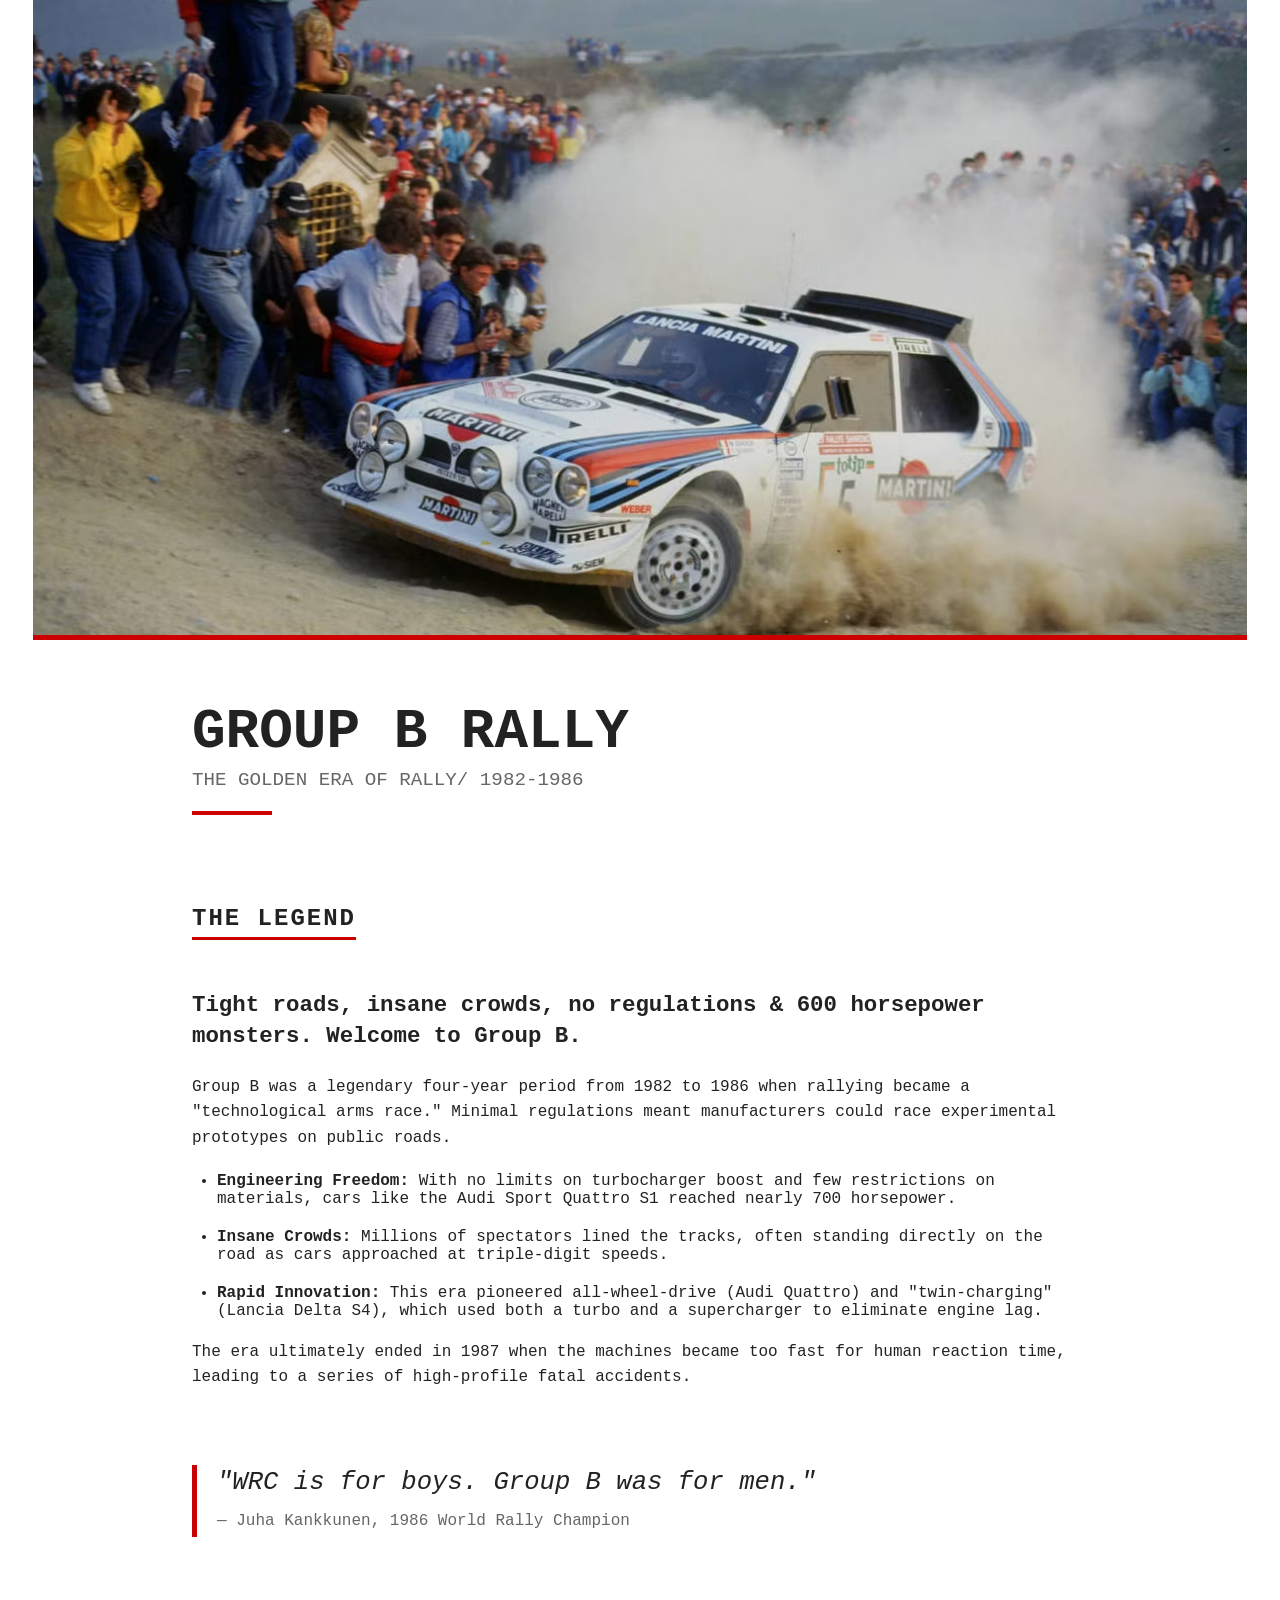
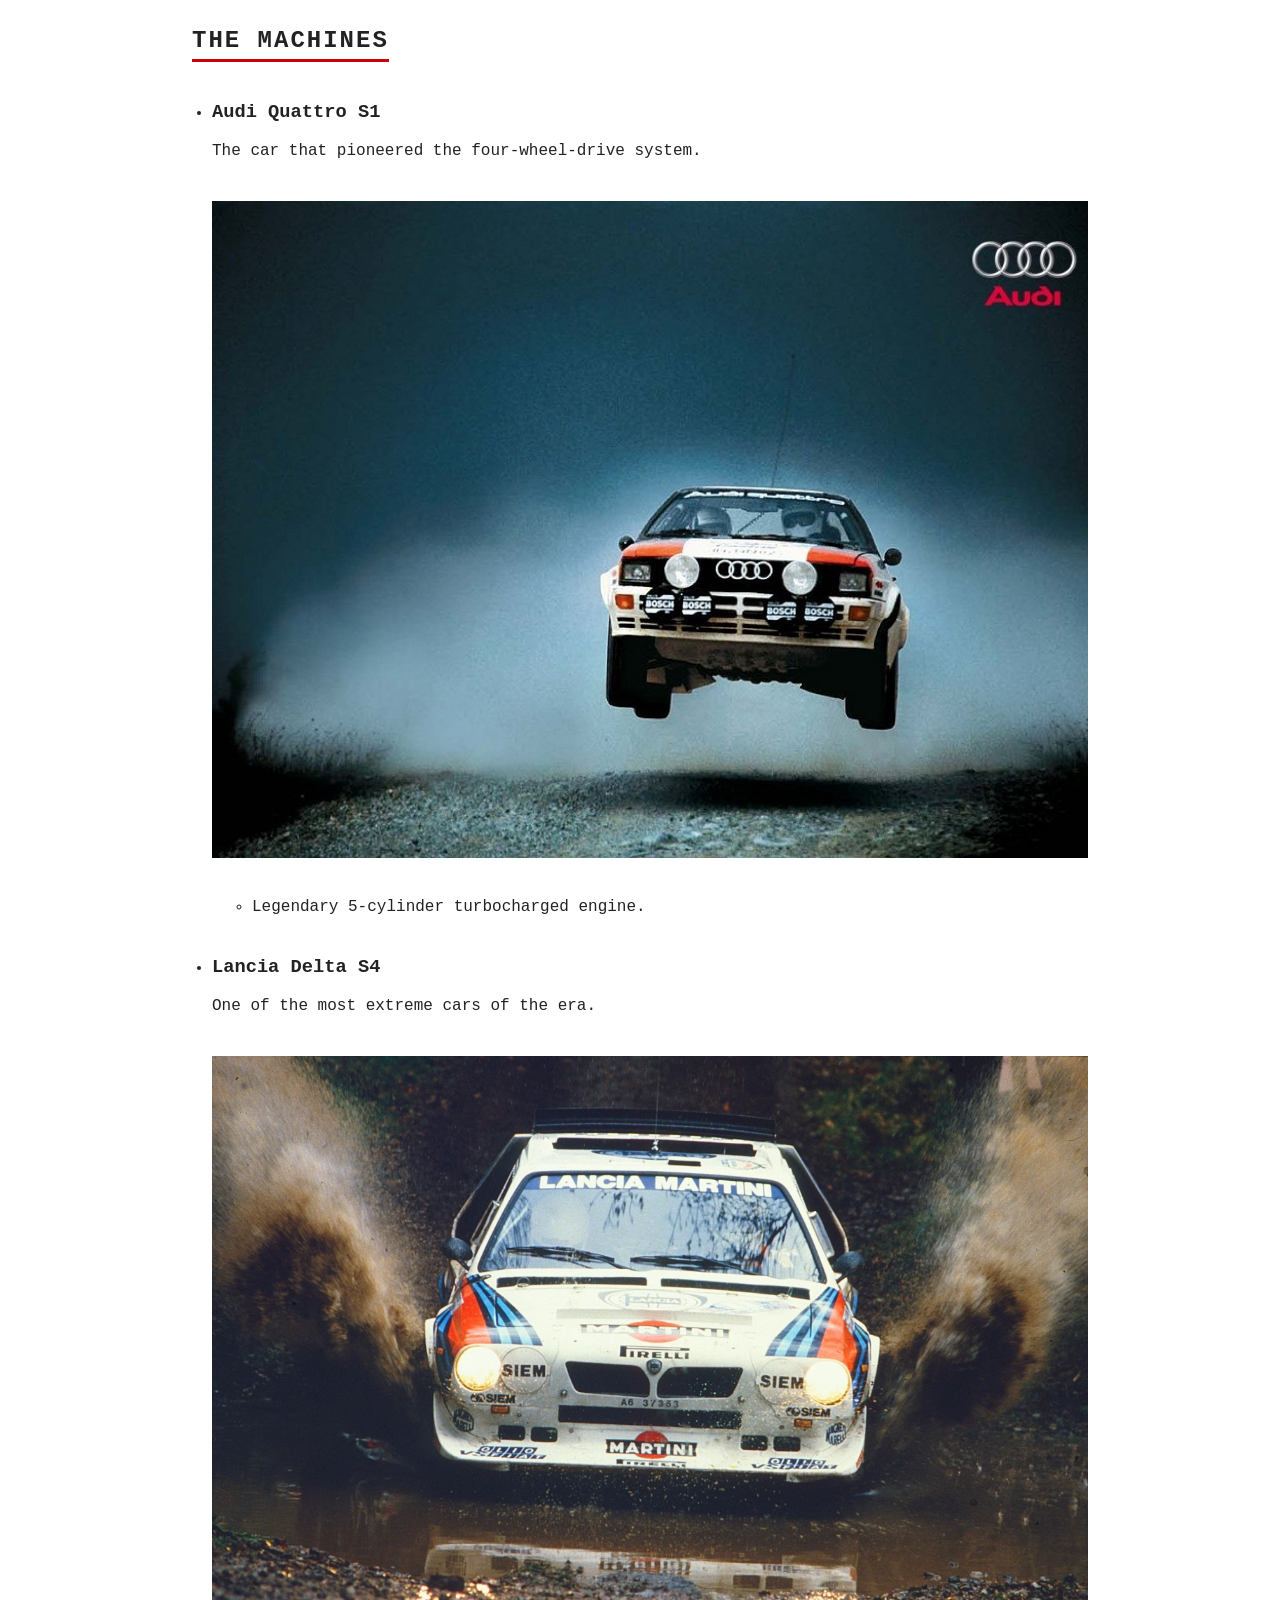
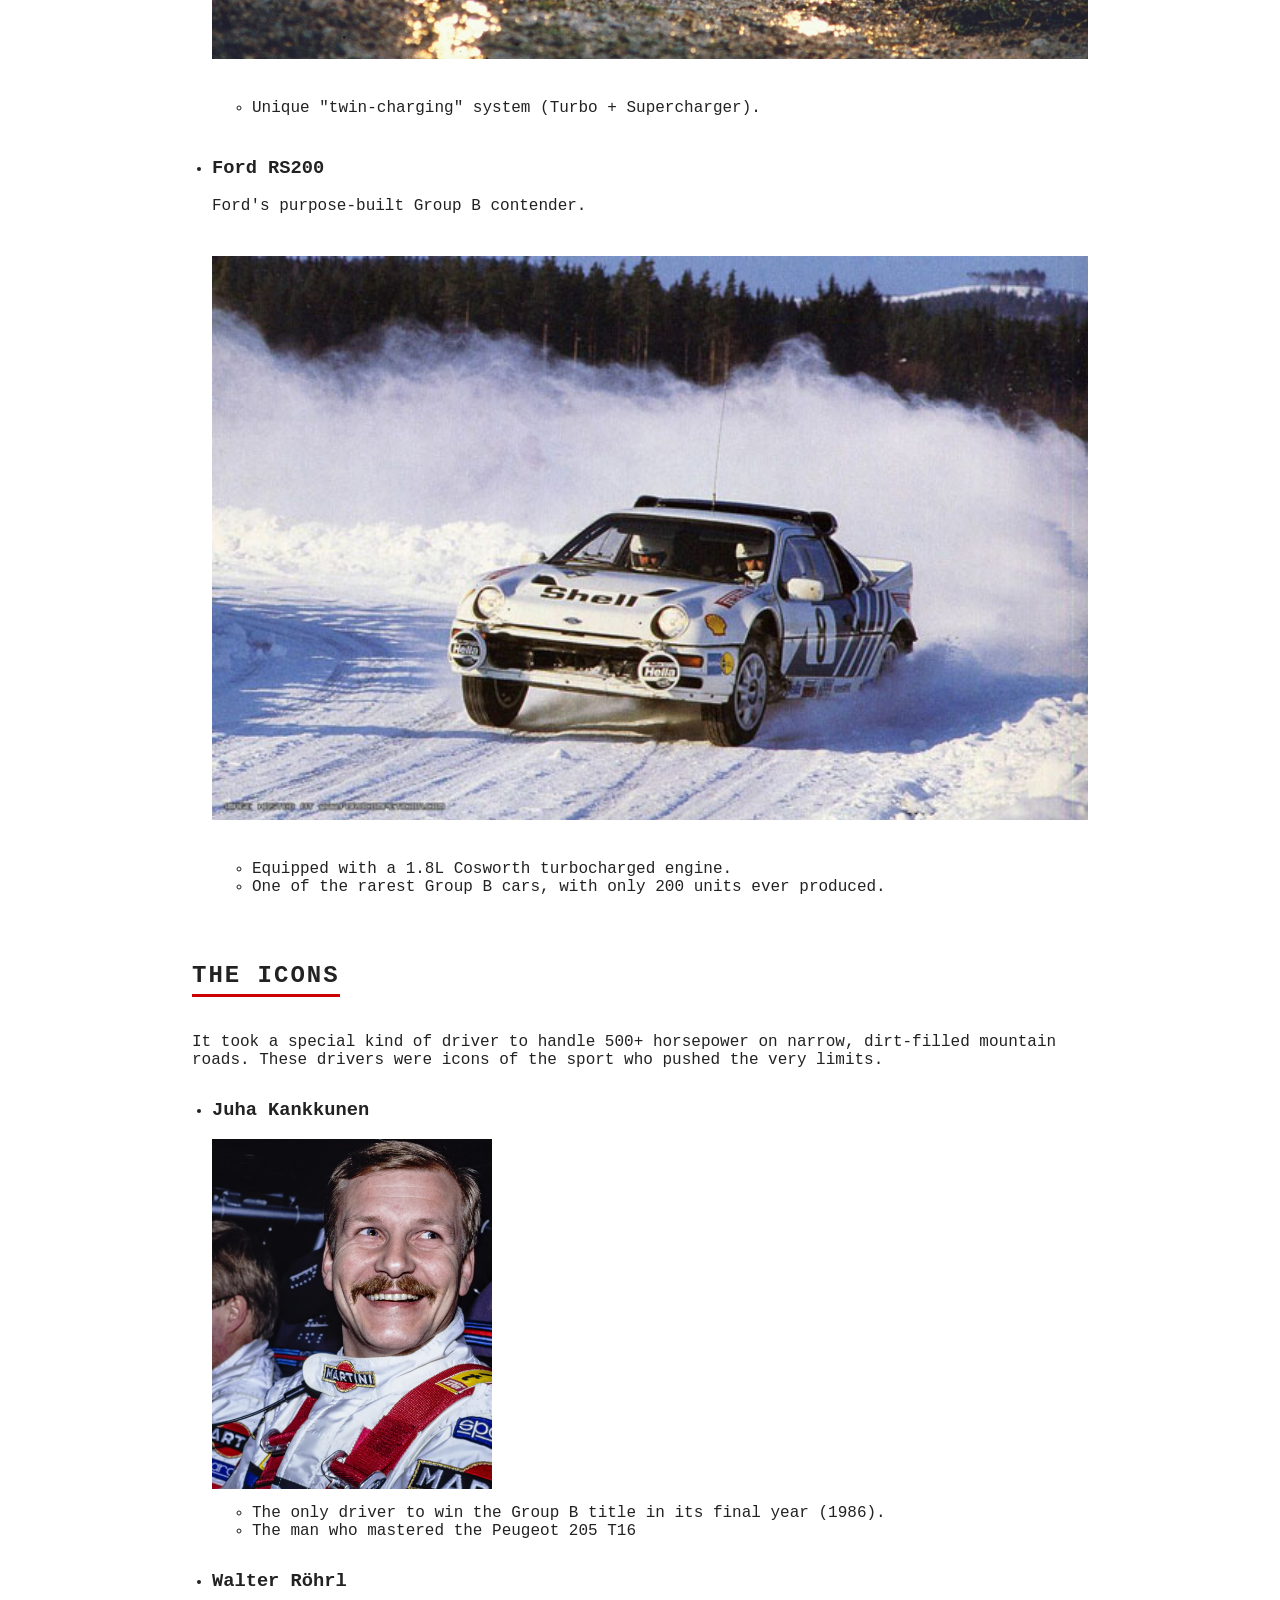
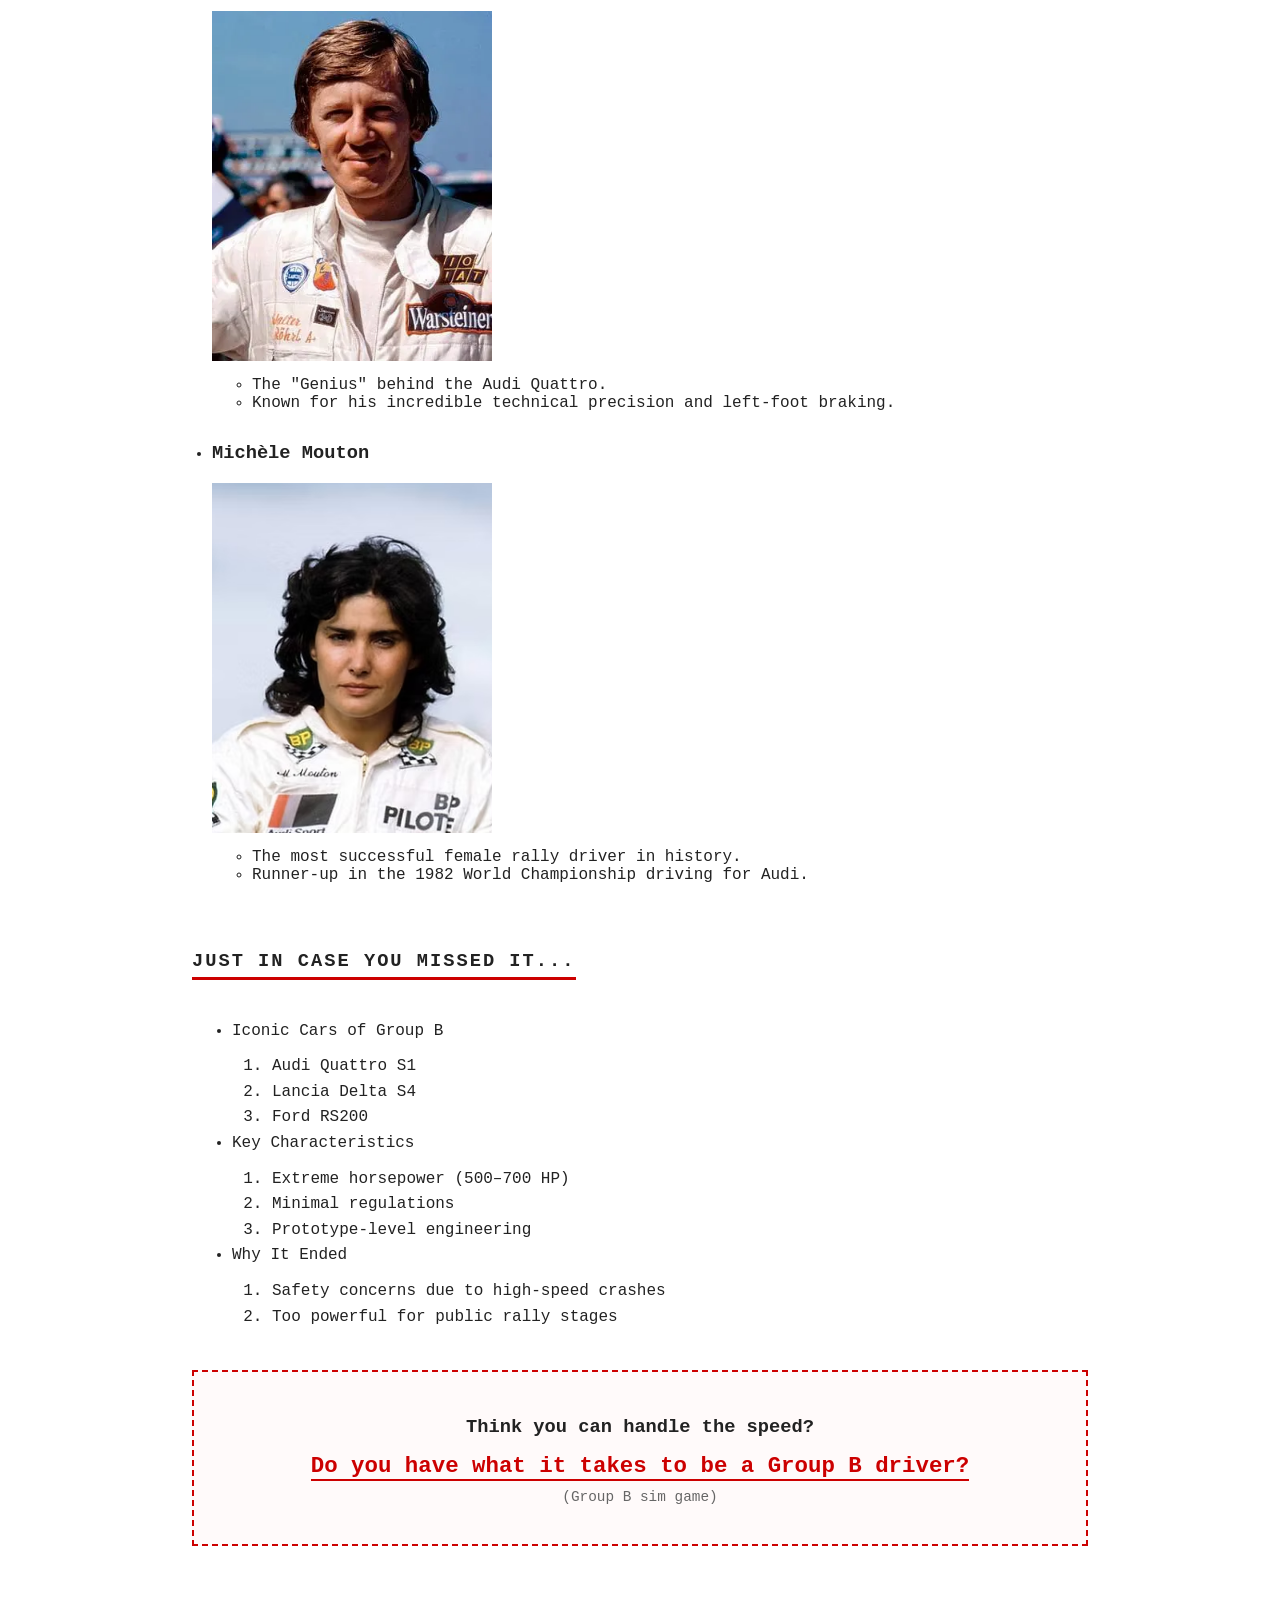
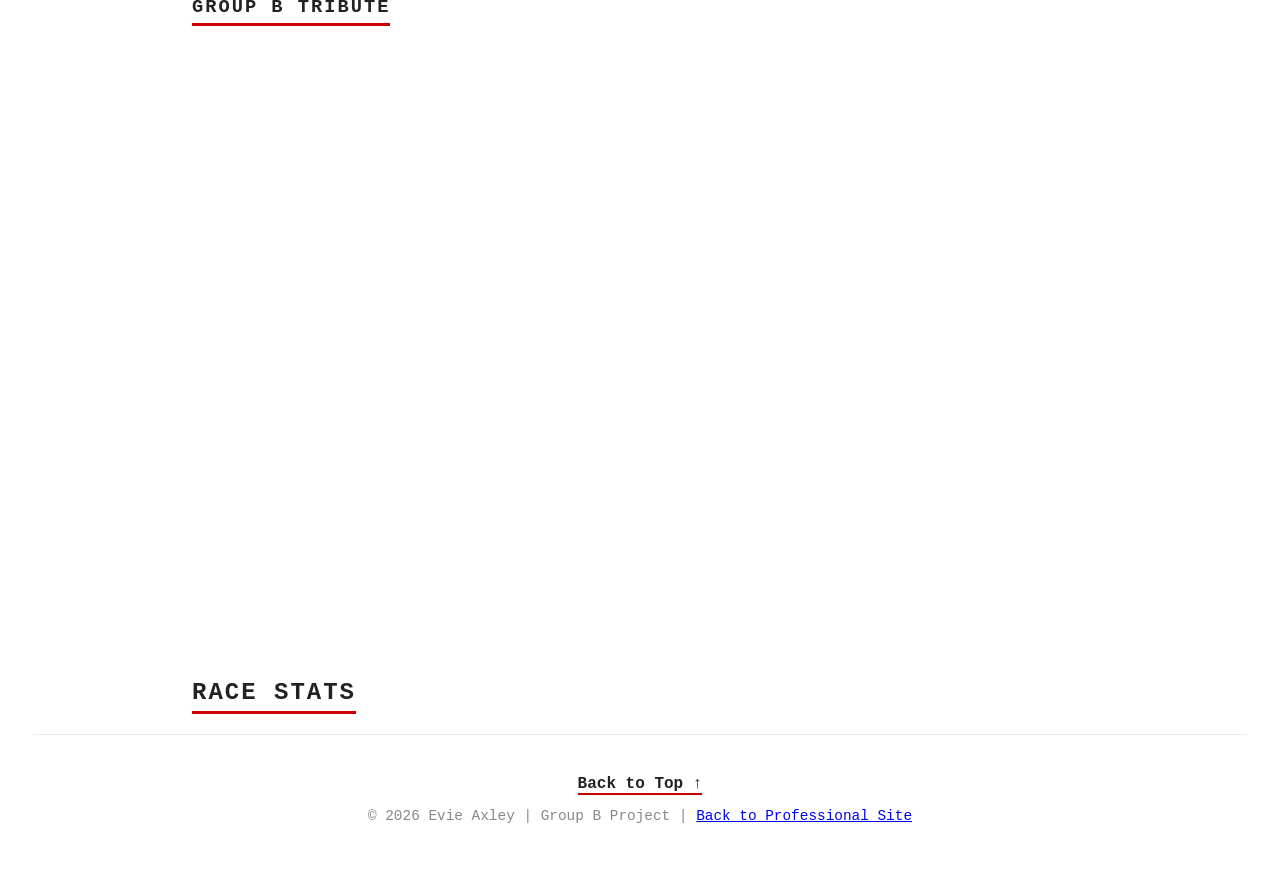
<file: GroupB.html>
<!DOCTYPE html>
<html lang="en">
<head>
    <meta charset="utf-8" />
    <meta name="viewport" content="width=device-width, initial-scale=1.0" />
    <title>Group B Rallye</title>
    <link href="css/GroupBstyles.css" rel="stylesheet" type="text/css">
</head>
<body>
<a id="top"></a>
    <!-- Header Image -->
    <div style="margin-left: -17.7%; margin-right: -17.7%; border-bottom: 5px solid #cc0000; overflow: hidden;">
        <img src="assets/img/groupB-Header.avif" alt="Group B Rally" style="width: 100%; height: auto; display: block;">
    </div>

    <!-- Title Section -->
    <div style="padding: 60px 0 40px 0; background-color: white;">
        <h1 style="margin: 0; font-size: 3.5rem;">GROUP B RALLY</h1>
        <p style="margin: 5px 0; color: #666; font-size: 1.2rem;">THE GOLDEN ERA OF RALLY/ 1982-1986</p>
        <div style="width: 80px; height: 4px; background-color: #cc0000; margin-top: 20px;"></div>
    </div>

<!-- Main Content -->
<h2 class="section-title">The Legend</h2>

<!-- Introduction Header -->
<h3 style="font-size: 1.4rem; margin-top: 30px; color: #222; line-height: 1.4;">
    Tight roads, insane crowds, no regulations & 600 horsepower monsters. Welcome to Group B.
</h3>

<p style="line-height: 1.6; margin-top: 15px;">
    Group B was a legendary four-year period from 1982 to 1986 when rallying became a "technological arms race." 
    Minimal regulations meant manufacturers could race experimental prototypes on public roads.
</p>

<ul style="padding-left: 25px; margin-top: 20px; list-style-type: disc;">
    <li style="margin-bottom: 20px;">
        <h4 style="margin: 0; display: inline;">Engineering Freedom:</h4> With no limits on turbocharger boost and few restrictions on materials, cars like the Audi Sport Quattro S1 reached nearly 700 horsepower.
    </li>
    <li style="margin-bottom: 20px;">
        <h4 style="margin: 0; display: inline;">Insane Crowds:</h4> Millions of spectators lined the tracks, often standing directly on the road as cars approached at triple-digit speeds.
    </li>
    <li style="margin-bottom: 20px;">
        <h4 style="margin: 0; display: inline;">Rapid Innovation:</h4> This era pioneered all-wheel-drive (Audi Quattro) and "twin-charging" (Lancia Delta S4), which used both a turbo and a supercharger to eliminate engine lag.
    </li>
</ul>

<p style="line-height: 1.6; margin-top: 20px;">
    The era ultimately ended in 1987 when the machines became too fast for human reaction time, leading to a series of high-profile fatal accidents.
</p>

<br>

<!-- Prominent Quote -->
<div class="quote-box" style="font-size: 1.6rem; font-style: italic; border-left: 5px solid #cc0000; padding-left: 20px; line-height: 1.4; margin: 40px 0;">
    "WRC is for boys. Group B was for men." 
    <br> 
    <span style="font-size: 1rem; color: #666; font-style: normal;">— Juha Kankkunen, 1986 World Rally Champion</span>
</div>



    <h2 class="section-title">The Machines</h2>

    <ul style="padding-left: 20px;">
        <li style="margin-top: 20px;">
            <h3>Audi Quattro S1</h3>
            <p>The car that pioneered the four-wheel-drive system.</p>
            <img src="assets/img/Audi-Quattro.jpg" class="rally-photo" alt="Audi Quattro">
            <ul style="margin-top: 10px;">
                <li>Legendary 5-cylinder turbocharged engine.</li>
            </ul>
        </li>

        <li style="margin-top: 40px;">
            <h3>Lancia Delta S4</h3>
            <p>One of the most extreme cars of the era.</p>
            <img src="assets/img/Lancia-Delta.webp" class="rally-photo" alt="Lancia Delta S4">
            <ul style="margin-top: 10px;">
                <li>Unique "twin-charging" system (Turbo + Supercharger).</li>
            </ul>
        </li>

        <li style="margin-top: 40px;">
            <h3>Ford RS200</h3>
            <p>Ford's purpose-built Group B contender.</p>
            <img src="assets/img/FordRS200-1.jpg" class="rally-photo" alt="Ford RS200">
            <ul style="margin-top: 10px;">
                <li>Equipped with a 1.8L Cosworth turbocharged engine.</li>
                <li>One of the rarest Group B cars, with only 200 units ever produced.</li>
            </ul>
        </li>
    </ul>
<!-- The Drivers section -->
<div class="drivers-section">
    <h2 class="section-title">The Icons</h2>
    <p>It took a special kind of driver to handle 500+ horsepower on narrow, dirt-filled mountain roads. These drivers were icons of the sport who pushed the very limits.</p>
    
    <ul style="padding-left: 20px;">
        <li style="margin-top: 30px;">
            <h3>Juha Kankkunen</h3>
            <img src="assets/img/Juha Kankkunen.webp" class="racer-photos juha-pos" alt="Juha Kankkunen">
            <ul>
                <li>The only driver to win the Group B title in its final year (1986).</li>
                <li>The man who mastered the Peugeot 205 T16</li>
            </ul>
        </li>

        <li style="margin-top: 30px;">
            <h3>Walter Röhrl</h3>
            <img src="assets/img/Walter Röhrl.webp" class="racer-photos walter-pos" alt="Walter Röhrl">
            <ul>
                <li>The "Genius" behind the Audi Quattro.</li>
                <li>Known for his incredible technical precision and left-foot braking.</li>
            </ul>
        </li>

        <li style="margin-top: 30px;">
            <h3>Michèle Mouton</h3>
            <img src="assets/img/Michèle Mouton.avif" class="racer-photos" alt="Michèle Mouton">
            <ul>
                <li>The most successful female rally driver in history.</li>
                <li>Runner-up in the 1982 World Championship driving for Audi.</li>
            </ul>
        </li>
    </ul>

<h3 class="section-title">Just in case you missed it...</h3>

<ul style="margin-top: 20px; line-height: 1.6;">
    <li>
        Iconic Cars of Group B
        <ol style="margin-top: 10px;">
            <li>Audi Quattro S1</li>
            <li>Lancia Delta S4</li>
            <li>Ford RS200</li>
        </ol>
    </li>

    <li>
        Key Characteristics
        <ol style="margin-top: 10px;">
            <li>Extreme horsepower (500–700 HP)</li>
            <li>Minimal regulations</li>
            <li>Prototype-level engineering</li>
        </ol>
    </li>

    <li>
        Why It Ended
        <ol style="margin-top: 10px;">
            <li>Safety concerns due to high-speed crashes</li>
            <li>Too powerful for public rally stages</li>
        </ol>
    </li>
</ul>

<!-- Game Link -->
<div style="margin-top: 40px; padding: 25px; border: 2px dashed #cc0000; text-align: center; background-color: #fffafa;">
    <h3 style="color: #222; margin-bottom: 15px;">Think you can handle the speed?</h3>
    <a href="The-Game.html" style="font-size: 1.4rem; font-weight: bold; color: #cc0000; text-decoration: none; border-bottom: 2px solid #cc0000;">
        Do you have what it takes to be a Group B driver?
    </a>
    <p style="margin-top: 10px; font-size: 0.9rem; color: #666;">(Group B sim game)</p>
</div>

</div>

<!-- Group B Tribute -->
    <h3 class="section-title">Group B Tribute</h3>
    <div style="position: relative; padding-bottom: 56.25%; height: 0; overflow: hidden; margin-top: 30px;">
        <iframe 
    style="position: absolute; top: 0; left: 0; width: 100%; height: 100%;" 
    src="https://www.youtube.com/embed/jD7pODPlU9g?si=KEaauwWAnCeRPRuc" 
    title="Group B Tribute" 
    frameborder="0" 
    allow="accelerometer; autoplay; clipboard-write; encrypted-media; gyroscope; picture-in-picture; web-share" 
    referrerpolicy="strict-origin-when-cross-origin" 
    allowfullscreen>
</iframe>

    </div>

    <!-- Performance Data Section -->
    <div id="data-viz" style="margin-top: 50px;">
        <h2 class="section-title">Race Stats</h2>
        <div class="tableau-placeholder">
            <div class='tableauPlaceholder' id='viz1776795471531' style='position: relative'><noscript><a href='#'><img alt='Group B Wins ' src='https:&#47;&#47;public.tableau.com&#47;static&#47;images&#47;Gr&#47;GroupB_17767954380240&#47;Sheet1&#47;1_rss.png' style='border: none' /></a></noscript><object class='tableauViz'  style='display:none;'><param name='host_url' value='https%3A%2F%2Fpublic.tableau.com%2F' /> <param name='embed_code_version' value='3' /> <param name='site_root' value='' /><param name='name' value='GroupB_17767954380240&#47;Sheet1' /><param name='tabs' value='no' /><param name='toolbar' value='yes' /><param name='static_image' value='https:&#47;&#47;public.tableau.com&#47;static&#47;images&#47;Gr&#47;GroupB_17767954380240&#47;Sheet1&#47;1.png' /> <param name='animate_transition' value='yes' /><param name='display_static_image' value='yes' /><param name='display_spinner' value='yes' /><param name='display_overlay' value='yes' /><param name='display_count' value='yes' /><param name='language' value='en-US' /><param name='filter' value='publish=yes' /></object></div>                <script type='text/javascript'>                    var divElement = document.getElementById('viz1776795471531');                    var vizElement = divElement.getElementsByTagName('object')[0];                    vizElement.style.width='100%';vizElement.style.height=(divElement.offsetWidth*0.75)+'px';                    var scriptElement = document.createElement('script');                    scriptElement.src = 'https://public.tableau.com/javascripts/api/viz_v1.js';                    vizElement.parentNode.insertBefore(scriptElement, vizElement);                </script>
        </div>
    </div>

    <footer style="text-align: center; padding: 40px 0; border-top: 1px solid #eee; background: white; margin-left: -17.7%; margin-right: -17.7%;">
        <a href="#top" style="color: #222; font-weight: bold; text-decoration: none; border-bottom: 2px solid #cc0000;">Back to Top ↑</a>
        <p style="margin-top: 15px; color: #888; font-size: 0.9rem;">&copy; 2026 Evie Axley | Group B Project | <a href="index.html">Back to Professional Site</a></p>
    </footer>

</body>
</html>
</file>
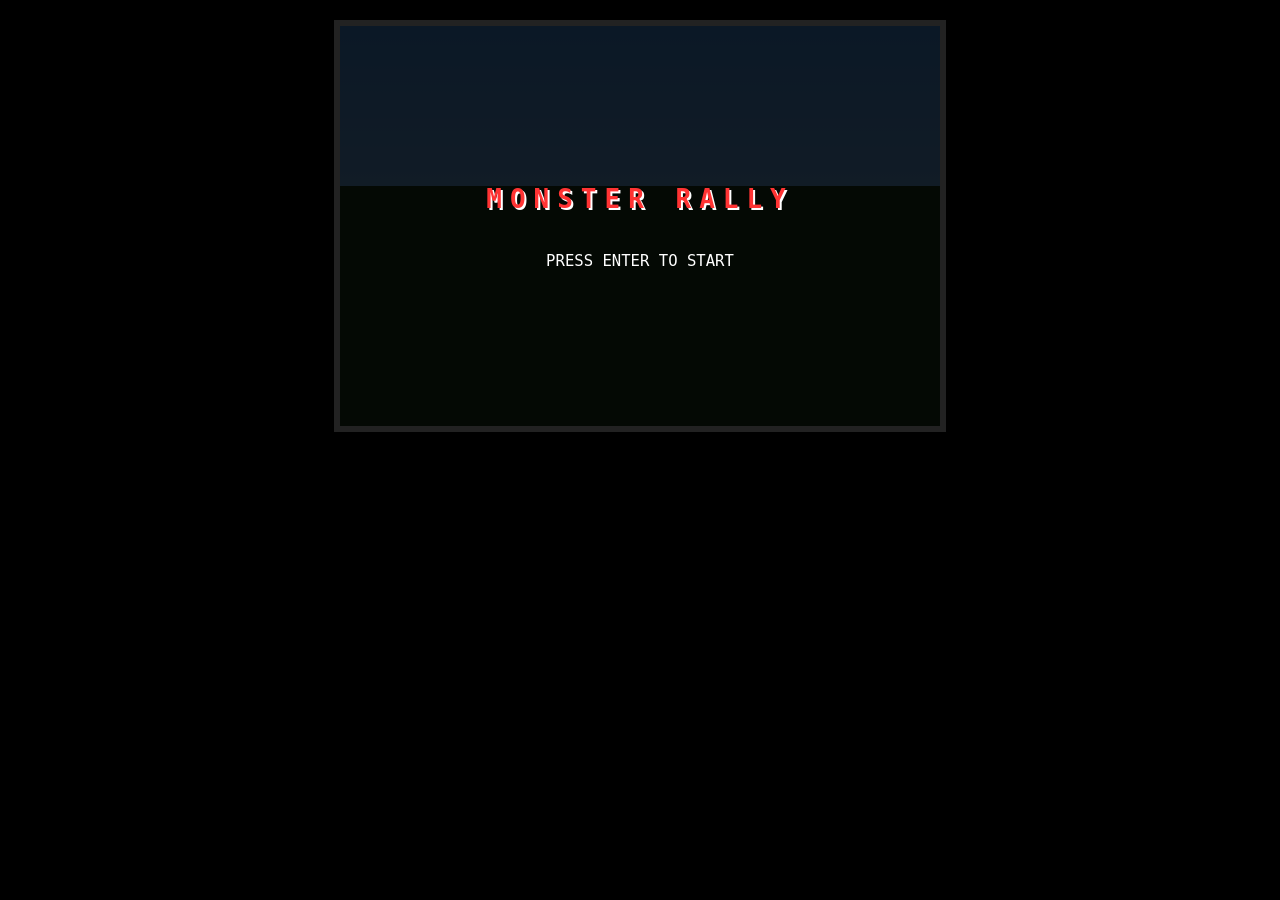
<file: The-Game.html>
<!DOCTYPE html>
<html lang="en">
<head>
    <meta charset="UTF-8">
    <meta name="viewport" content="width=device-width, initial-scale=1.0">
    <title>Group B Monster Rally - Fixed Scaling</title>
    <style>
        body { margin: 0; background: #000; overflow: hidden; font-family: monospace; color: white; }
        #game-viewport { position: relative; width: 600px; height: 400px; margin: 20px auto; border: 6px solid #222; overflow: hidden; }
        .screen { position: absolute; top: 0; left: 0; width: 100%; height: 100%; display: none; justify-content: center; align-items: center; flex-direction: column; background: rgba(0,0,0,0.85); z-index: 10; }
        .active-screen { display: flex !important; }
        .menu-card { width: 320px; height: 45px; margin: 6px; background: #111; display: flex; align-items: center; padding-left: 15px; border-left: 4px solid transparent; }
        .active-card { background: #333; border-left: 4px solid #ff3333; }
        @keyframes blink { 50% { opacity: 0; } }
    </style>
</head>
<body>


<div id="game-viewport">
    <canvas id="mainCanvas" width="600" height="400"></canvas>
    <div id="screen-start" class="screen active-screen">
        <h1 style="letter-spacing: 8px; color: #ff3333; text-shadow: 2px 2px #fff;">MONSTER RALLY</h1>
        <p style="animation: blink 1s infinite; font-size: 1.2em; margin-top: 20px;">PRESS ENTER TO START</p>
    </div>
    <div id="screen-selection" class="screen">
        <h2 id="selection-title" style="color: #ffd700;"></h2>
        <div id="selection-list"></div>
    </div>
    <div id="screen-finish" class="screen">
    <h1 style="color:#00ffcc; letter-spacing:6px;">RACE COMPLETE</h1>

    <div style="margin-top:20px; text-align:center;">
        <p style="font-size:18px;">TIME: <span id="finish-time"></span></p>
        <p style="font-size:18px;">BEST: <span id="best-time"></span></p>

        <p id="rating" style="margin-top:15px; font-size:20px; color:#ffcc00;"></p>
    </div>

    <p style="margin-top:25px; opacity:0.8;">
        PRESS ENTER TO RESTART
    </p>
</div>
</div>


<script>
const canvas = document.getElementById("mainCanvas");
const ctx = canvas.getContext("2d");

/* AUDIO ENGINE */
const AudioEngine = {

    ctx: new (window.AudioContext || window.webkitAudioContext)(),

    engineOsc: null,
    engineGain: null,

    screechSource: null,
    screechGain: null,
    screechFilter: null,

    // -------------------------
    // MENU SOUNDS
    // -------------------------

  menuBeep() {
    if (this.ctx.state === "suspended") {
        this.ctx.resume();
    }

    const t = this.ctx.currentTime;

    // main tone
    const o1 = this.ctx.createOscillator();
    const g1 = this.ctx.createGain();

    o1.type = "square";
    o1.frequency.setValueAtTime(420, t);
    o1.frequency.exponentialRampToValueAtTime(220, t + 0.08);

    g1.gain.setValueAtTime(0.45, t); // 🔊 MUCH louder
    g1.gain.exponentialRampToValueAtTime(0.0001, t + 0.1);

    o1.connect(g1);
    g1.connect(this.ctx.destination);

    o1.start(t);
    o1.stop(t + 0.12);

    // subtle “body” layer (makes it feel richer)
    const o2 = this.ctx.createOscillator();
    const g2 = this.ctx.createGain();

    o2.type = "triangle";
    o2.frequency.setValueAtTime(210, t);

    g2.gain.setValueAtTime(0.22, t);
    g2.gain.exponentialRampToValueAtTime(0.0001, t + 0.12);

    o2.connect(g2);
    g2.connect(this.ctx.destination);

    o2.start(t);
    o2.stop(t + 0.12);
},

menuSelect() {
    const o = this.ctx.createOscillator();
    const noise = this.ctx.createBufferSource();
    const g = this.ctx.createGain();

    const t = this.ctx.currentTime;

    // engine “clunk” tone
    o.type = "square";
    o.frequency.setValueAtTime(180, t);
    o.frequency.exponentialRampToValueAtTime(60, t + 0.12);

    // short noise burst (gear click feel)
    const bufferSize = this.ctx.sampleRate * 0.2;
    const buffer = this.ctx.createBuffer(1, bufferSize, this.ctx.sampleRate);
    const data = buffer.getChannelData(0);

    for (let i = 0; i < bufferSize; i++) {
        data[i] = (Math.random() * 2 - 1) * (1 - i / bufferSize);
    }

    noise.buffer = buffer;

    const noiseGain = this.ctx.createGain();
    noiseGain.gain.setValueAtTime(0.08, t);
    noiseGain.gain.exponentialRampToValueAtTime(0.0001, t + 0.1);

    o.connect(g);
    noise.connect(noiseGain);

    g.connect(this.ctx.destination);
    noiseGain.connect(this.ctx.destination);

    o.start(t);
    noise.start(t);

    o.stop(t + 0.13);
    noise.stop(t + 0.13);
},

    // -------------------------
    // INIT AUDIO SYSTEM
    // -------------------------

    init() {
        if (this.engineOsc) return;

        // ENGINE SOUND
        this.engineGain = this.ctx.createGain();
        this.engineGain.gain.value = 0;
        this.engineGain.connect(this.ctx.destination);

        this.engineOsc = this.ctx.createOscillator();
        this.engineOsc.type = 'sawtooth';
        this.engineOsc.connect(this.engineGain);
        this.engineOsc.start();

        // SCREECH SOUND (NOISE)
        this.screechGain = this.ctx.createGain();
        this.screechGain.gain.value = 0;
        this.screechGain.connect(this.ctx.destination);

        const bufferSize = this.ctx.sampleRate * 2;
        const noiseBuffer = this.ctx.createBuffer(1, bufferSize, this.ctx.sampleRate);
        const data = noiseBuffer.getChannelData(0);

        for (let i = 0; i < bufferSize; i++) {
            data[i] = Math.random() * 2 - 1;
        }

        this.screechSource = this.ctx.createBufferSource();
        this.screechSource.buffer = noiseBuffer;
        this.screechSource.loop = true;

        this.screechFilter = this.ctx.createBiquadFilter();
        this.screechFilter.type = "bandpass";
        this.screechFilter.frequency.value = 1000;
        this.screechFilter.Q.value = 1.5;

        this.screechSource.connect(this.screechFilter);
        this.screechFilter.connect(this.screechGain);

        this.screechSource.start();
    },

    // -------------------------
    // GAME AUDIO UPDATE
    // -------------------------

    updateAudio(speed, state, isScreeching) {
        if (!this.engineOsc) return;

        let racing = (state === "RACING" && speed > 1);

        // ENGINE
        this.engineGain.gain.setTargetAtTime(
            racing ? Math.max(0.02, speed / 700) : 0,
            this.ctx.currentTime,
            0.05
        );

        this.engineOsc.frequency.setTargetAtTime(
            30 + (speed * 0.4),
            this.ctx.currentTime,
            0.1
        );

        // SCREECH
        let screeching = (racing && isScreeching && speed > 30);

        this.screechGain.gain.setTargetAtTime(
            screeching ? Math.min(0.15, speed / 500) : 0,
            this.ctx.currentTime,
            0.05
        );

        this.screechFilter.frequency.setTargetAtTime(
            800 + (speed * 8) + (Math.random() * 200),
            this.ctx.currentTime,
            0.1
        );
    },

    // -------------------------
    // CRASH SOUND
    // -------------------------

    playCrash() {
        const o = this.ctx.createOscillator();
        const g = this.ctx.createGain();

        o.type = 'sawtooth';
        o.frequency.setValueAtTime(100, this.ctx.currentTime);
        o.frequency.exponentialRampToValueAtTime(0.01, this.ctx.currentTime + 0.4);

        g.gain.setValueAtTime(0.2, this.ctx.currentTime);

        o.connect(g);
        g.connect(this.ctx.destination);

        o.start();
        o.stop(this.ctx.currentTime + 0.4);
    }
};

/* DATA */
const cars = [{name:"QUATTRO S1", color:"#ddd", livery:"#ffd700"}, {name:"RS200", color:"#fff", livery:"#00f"}, {name:"R5 TURBO", color:"#eee", livery:"#f00"}];
const lvls = [
{ 
  id:"forest", 
  name:"FOREST", 
  sky:"#4f8f4f", 
  road:"#3b2f2a", 
  propColor:"#2e7d32", 
  bg:"#1b3a1b", 
  part:false 
},
{
  id:"desert",
  name:"DESERT",
  sky:"#f2b36a",
  road:"#a06b3b",
  propColor:"#d9c08a",
  bg:"#caa06a",
  part:"#fbc02d"
},
    {
  id:"monte",
  name:"MONTE CARLO",
  sky:"#2a2f55",
  road:"#1a1a22",
  propColor:"#dcdcdc",
  bg:"#2b2b3a",
  part:"#ffffff"
}
];

/* STATE INITIALIZATION (Fixed start-up crash) */
let state="START", selectedIdx=0, speed=0, playerX=0, steerVel=0, dist=0, raceTime=0, shake=0, keys={}, obstacles=[], scenery=[], particles=[], currentCurve=0, roadCurve=0, bgOffset=0, roadElevation = 0
let maxDistance = 5500;
let currentCar = cars[0], currentLvl = lvls[0], bestTime = localStorage.getItem("bestTime") || 190;

window.onkeydown=e=>{
    if (AudioEngine.ctx.state === 'suspended') AudioEngine.ctx.resume();
    AudioEngine.init(); keys[e.code]=true; handleInput(e.code);
};
window.onkeyup=e=>keys[e.code]=false;

function handleInput(code){
    if (state === "FINISH" && code === "Enter") {
    document.getElementById("screen-finish").classList.remove("active-screen");
    document.getElementById("screen-start").classList.add("active-screen");
    state = "START";
}
    if(state==="START" && code==="Enter") {
    AudioEngine.menuSelect();
    openMenu("CAR");
}
    else if(state==="CAR_SELECT"){
    if(code==="ArrowUp") {
        selectedIdx = Math.max(0, selectedIdx - 1);
        AudioEngine.menuBeep();
    }

    if(code==="ArrowDown") {
        selectedIdx = Math.min(cars.length - 1, selectedIdx + 1);
        AudioEngine.menuBeep();
    }

    if(code==="Enter"){
        AudioEngine.menuSelect();
        currentCar = cars[selectedIdx];
        openMenu("LVL");
    }

    renderMenu(cars);
}
    else if(state==="LVL_SELECT"){
    if(code==="ArrowUp") {
        selectedIdx = Math.max(0, selectedIdx - 1);
        AudioEngine.menuBeep();
    }

    if(code==="ArrowDown") {
        selectedIdx = Math.min(lvls.length - 1, selectedIdx + 1);
        AudioEngine.menuBeep();
    }

    if(code==="Enter"){
        AudioEngine.menuSelect();
        currentLvl = lvls[selectedIdx];
        startRace();
    }

    renderMenu(lvls);
}
}

function openMenu(mode){
    state=mode==="CAR"?"CAR_SELECT":"LVL_SELECT"; selectedIdx=0;
    document.getElementById("selection-title").innerText=mode==="CAR"?"SELECT CAR":"SELECT STAGE";
    renderMenu(mode==="CAR"?cars:lvls);
    document.getElementById("screen-start").classList.remove("active-screen");
    document.getElementById("screen-selection").classList.add("active-screen");
}

function renderMenu(data){ document.getElementById("selection-list").innerHTML=data.map((d,i)=>`<div class="menu-card ${i===selectedIdx?"active-card":""}">${d.name}</div>`).join(""); }

function startRace(){
    state="RACING"; speed=0; playerX=0; steerVel=0; dist=0; raceTime=0; currentCurve=0; bgOffset=0;
    obstacles = Array.from({length:12},(_,i)=>({
    z: i * 800 + 1500,
    off: (Math.random() * 2.4 - 1.2),
    hit:false
}));
    // scenery
    scenery=Array.from({length:25},(_,i)=>({
    z: i*400+200,
    side: (Math.random() < 0.5 ? -1 : 1) * (2 + Math.random() * 2),
    hit: false
}));
    particles=Array.from({length:40}, ()=>({x:Math.random()*600, y:Math.random()*400, s:Math.random()*2+1}));
    document.getElementById("screen-selection").classList.remove("active-screen");
}

function project(pX, pZ, camX, curve) {
    let scale = 160 / pZ;
    let curveOffset = (curve * (pZ / 120) * (pZ / 120)) * 0.6;;
    let yOffset = 0

return {
    x: 300 + curveOffset + (pX - camX) * scale * 400,
    y: 160 + scale * 180 + yOffset,
    w: scale * 400
};
}

function update(){
    let isScreeching = keys["ArrowLeft"] || keys["ArrowRight"];
    AudioEngine.updateAudio(speed, state, isScreeching);
    if(state!=="RACING") return;
   if(keys["ArrowUp"]) speed += 0.4;
    else speed *= 0.985;
    speed = Math.max(0, Math.min(85, speed));
    if(keys["ArrowLeft"]) steerVel -= 0.012; if(keys["ArrowRight"]) steerVel += 0.012;
    steerVel *= 0.80; playerX += steerVel * (speed/100);
    curveTarget =
    curveTarget = (
    Math.sin(dist * 0.00025) * 2.2 +   // big sweeps left/right
    Math.sin(dist * 0.0008) * 0.8      // smaller wiggles
);

// stronger smoothing so it doesn’t “stick”
    currentCurve += (curveTarget - currentCurve) * 0.02;
    currentCurve *= 0.999; // prevents long-term bias drift
    playerX -= currentCurve * (speed / 18000);
    playerX *= 0.999; // prevents long-term drift buildup
    if (playerX < -2.5) playerX = -2.5; if (playerX > 2.5) playerX = 2.5;
    dist += speed * 0.015; raceTime += 0.016;
    bgOffset -= (currentCurve * (speed/200)) + (steerVel * 20);

    particles.forEach(p => {
        p.y += (speed/20) + p.s;
        if(p.y > 400) { p.y = 0; p.x = Math.random()*600; }
    });

    [...obstacles, ...scenery].forEach(o => { o.z -= speed * 0.35; if(o.z < 1){ o.z = 9000; if(o.off !== undefined) o.hit = false; } });
    obstacles.forEach(o => { 
    if(!o.hit && o.z < 120 && o.z > 80 && Math.abs(playerX - o.off) < 0.35){
        o.hit = true; 
        speed *= 0.4; 
        shake = 15; 
        AudioEngine.playCrash(); 
    } 
});

scenery.forEach(o => {
    if(!o.hit && o.z < 120 && o.z > 80 && Math.abs(playerX - o.side) < 0.5){
        o.hit = true;
        speed *= 0.6;   // less punishing than obstacles
        shake = 8;
    }
});

   if (dist > maxDistance && state === "RACING") {

    // update best time
    if (!bestTime || raceTime < bestTime) {
        bestTime = raceTime;
        localStorage.setItem("bestTime", bestTime);
    }

    state = "FINISH";

    // hide other screens
    document.getElementById("screen-selection").classList.remove("active-screen");
    document.getElementById("screen-start").classList.remove("active-screen");

    // show finish screen
    document.getElementById("screen-finish").classList.add("active-screen");

    // update UI
    document.getElementById("finish-time").innerText = raceTime.toFixed(2);
document.getElementById("best-time").innerText = Number(bestTime).toFixed(2);

// -------------------------
// SIMPLE RATING SYSTEM
// -------------------------
let ratingText = "";

if (raceTime < maxDistance / 200) {
    ratingText = "GROUP B LEGEND";
} else if (raceTime < maxDistance / 150) {
    ratingText = "SOLID RUN";
} else if (raceTime < maxDistance / 120) {
    ratingText = "DECENT RUN";
} else {
    ratingText = "YOU MIGHT WANT TO VISIT THE REPAIR SHOP...";
}

document.getElementById("rating").innerText = ratingText;
}
}

function drawProp(x, y, sz, type) {
    // FIXED SCALING: Removed the hard cap that caused shrinking.
    // Instead, we let it grow but cap the MAX visual width relative to car.
    let w = Math.min(sz, 100);
    ctx.save();
    if (type === "forest") {
        ctx.fillStyle = "#3e2723"; ctx.fillRect(x - w*0.1, y - w*0.2, w*0.2, w*0.2);
        ctx.fillStyle = "#2e7d32";
        ctx.beginPath(); ctx.moveTo(x, y-w); ctx.lineTo(x-w*0.5, y-w*0.2); ctx.lineTo(x+w*0.5, y-w*0.2); ctx.fill();
        ctx.beginPath(); ctx.moveTo(x, y-w*0.7); ctx.lineTo(x-w*0.4, y-w*0.1); ctx.lineTo(x+w*0.4, y-w*0.1); ctx.fill();
    } else if (type === "desert") {
        ctx.fillStyle = "#D9CFB0"; ctx.beginPath(); ctx.arc(x, y, w*0.5, Math.PI, 0); ctx.fill();
        ctx.fillStyle = "rgba(0,0,0,0.15)"; ctx.beginPath(); ctx.arc(x, y, w*0.3, Math.PI, Math.PI*1.5); ctx.fill();
    } else {
        ctx.fillStyle = "#ffffff"; ctx.beginPath(); ctx.arc(x, y, w*0.6, Math.PI, 0); ctx.fill();
        ctx.fillStyle = "rgba(0,0,0,0.05)"; ctx.beginPath(); ctx.arc(x, y, w*0.4, Math.PI*1.2, Math.PI*1.8); ctx.fill();
    }
    ctx.restore();
}

function drawCarByType() {
    if (currentCar.name === "QUATTRO S1") drawQuattro();
    else if (currentCar.name === "RS200") drawRS200();
    else if (currentCar.name === "R5 TURBO") drawR5();
}

function drawGroundTires(x, y, spread = 18) {
    ctx.fillStyle = "rgba(0,0,0,0.5)";

    // left tire
    ctx.beginPath();
    ctx.ellipse(x - spread, y + 6, 6, 3, 0, 0, Math.PI * 2);
    ctx.fill();

    // right tire
    ctx.beginPath();
    ctx.ellipse(x + spread, y + 6, 6, 3, 0, 0, Math.PI * 2);
    ctx.fill();
}

// Audi Quattro
function drawQuattro() {
    let x = 300, y = 350;
    drawGroundTires(x, y, 20);
    ctx.save();

// move to center
ctx.translate(x, y);

// 🔥 SCALE HERE (try 1.2–1.4)
ctx.scale(1.25, 1.25);

// rotate AFTER scaling
ctx.rotate(steerVel * 2);

// move back
ctx.translate(-x, -y);

    // shadow
    ctx.fillStyle = "rgba(0,0,0,0.3)";
    ctx.fillRect(x-26, y+4, 52, 4);

    // body (white base)
    ctx.fillStyle = "#eaeaea";
    ctx.fillRect(x-25, y-10, 50, 18);

    // wide fenders
    ctx.fillRect(x-30, y-6, 8, 12);
    ctx.fillRect(x+22, y-6, 8, 12);

    // iconic red stripe
    ctx.fillStyle = "#d50000";
    ctx.fillRect(x-25, y-2, 50, 4);

    // rear grille
    ctx.fillStyle = "#222";
    ctx.fillRect(x-15, y-8, 30, 5);

    // wing
    ctx.fillStyle = "#ccc";
    ctx.fillRect(x-20, y-16, 40, 3);
    ctx.fillRect(x-18, y-13, 3, 5);
    ctx.fillRect(x+15, y-13, 3, 5);

    // taillights
    ctx.fillStyle = "red";
    ctx.fillRect(x-22, y-2, 6, 4);
    ctx.fillRect(x+16, y-2, 6, 4);

    ctx.restore();
}


// RS200
function drawRS200() {
    let x = 300, y = 350;

    drawGroundTires(x, y, 22);

    ctx.save();
    ctx.translate(x, y);
    ctx.scale(1.35, 1.35);
    ctx.rotate(steerVel * 2);
    ctx.translate(-x, -y);

    // shadow
    ctx.fillStyle = "rgba(0,0,0,0.3)";
    ctx.fillRect(x-24, y+4, 48, 4);

    // main smooth body (lower + tighter)
    ctx.fillStyle = "#f5f5f5";
    ctx.beginPath();
    ctx.moveTo(x-24, y);
    ctx.lineTo(x-18, y-10);
    ctx.lineTo(x+18, y-10);
    ctx.lineTo(x+24, y);
    ctx.closePath();
    ctx.fill();

    // subtle integrated arches (NOT sticking out)
    ctx.fillRect(x-24, y-5, 4, 10);
    ctx.fillRect(x+20, y-5, 4, 10);

    // blue stripe
    ctx.fillStyle = "#1565c0";
    ctx.fillRect(x-20, y-3, 40, 3);

    // rear vent
    ctx.fillStyle = "#222";
    ctx.fillRect(x-12, y-8, 24, 4);

    // taillights (clean + simple)
    ctx.fillStyle = "#ff4444";
    ctx.fillRect(x-18, y-2, 5, 4);
    ctx.fillRect(x+13, y-2, 5, 4);

    ctx.restore();
}


// R5 Turbo
function drawR5() {
    let x = 300, y = 350;

    drawGroundTires(x, y, 22);

    ctx.save();
    ctx.translate(x, y);
    ctx.scale(1.25, 1.25);
    ctx.rotate(steerVel * 2);
    ctx.translate(-x, -y);

    // shadow
    ctx.fillStyle = "rgba(0,0,0,0.3)";
    ctx.fillRect(x-26, y+4, 52, 4);

    // main body (LOWER + wider)
    ctx.fillStyle = "#ffffff";
    ctx.fillRect(x-24, y-8, 48, 14);

    // fender bulges (rounded feel, not blocks)
    ctx.fillRect(x-28, y-5, 6, 10);
    ctx.fillRect(x+22, y-5, 6, 10);

    // yellow stripe
    ctx.fillStyle = "#ffcc00";
    ctx.fillRect(x-24, y-2, 48, 3);

    // engine cover (less tall)
    ctx.fillStyle = "#111";
    ctx.fillRect(x-14, y-7, 28, 4);

    // taillights
    ctx.fillStyle = "#ff2222";
    ctx.fillRect(x-20, y-2, 6, 4);
    ctx.fillRect(x+14, y-2, 6, 4);


    ctx.restore();
}

// Forest?
function drawForestBackground(bgOffset) {
    let x = (bgOffset % 600);

    for (let i = -1; i < 2; i++) {
        let drawX = x + (i * 600);

        // sky mountains
        ctx.fillStyle = "#1b3d1b";
        ctx.beginPath();
        ctx.moveTo(drawX, 160);
        ctx.lineTo(drawX + 150, 60);
        ctx.lineTo(drawX + 300, 160);
        ctx.fill();

        ctx.fillStyle = "#142414";
        ctx.beginPath();
        ctx.moveTo(drawX + 200, 160);
        ctx.lineTo(drawX + 350, 80);
        ctx.lineTo(drawX + 500, 160);
        ctx.fill();
    }
}

// Desert?
function drawDesertBackground(bgOffset) {
    let x = (bgOffset % 600);

    for (let i = -1; i < 2; i++) {
        let drawX = x + (i * 600);

        ctx.fillStyle = "#c2a06b";
        ctx.beginPath();
        ctx.moveTo(drawX, 160);
        ctx.lineTo(drawX + 200, 110);
        ctx.lineTo(drawX + 400, 160);
        ctx.fill();

        ctx.fillStyle = "#a07d4f";
        ctx.beginPath();
        ctx.moveTo(drawX + 150, 160);
        ctx.lineTo(drawX + 350, 130);
        ctx.lineTo(drawX + 550, 160);
        ctx.fill();
    }
}

// Monte Carlo?
function drawMonteBackground(bgOffset) {
    let x = (bgOffset % 600);

    for (let i = -1; i < 2; i++) {
        let drawX = x + (i * 600);

        ctx.fillStyle = "#2b2b3a";
        ctx.beginPath();
        ctx.moveTo(drawX, 160);
        ctx.lineTo(drawX + 140, 60);
        ctx.lineTo(drawX + 280, 160);
        ctx.fill();

        ctx.fillStyle = "#1a1a26";
        ctx.beginPath();
        ctx.moveTo(drawX + 200, 160);
        ctx.lineTo(drawX + 360, 40);
        ctx.lineTo(drawX + 520, 160);
        ctx.fill();
    }
}

function draw(){
    ctx.setTransform(1,0,0,1,0,0); ctx.clearRect(0,0,600,400);
    function getFog(z) {
    return Math.max(0, Math.min(1, 1 - (z / 4000)));
    }
    if(shake>0){ ctx.translate((Math.random()-0.5)*shake,(Math.random()-0.5)*shake); shake*=0.9; }
// Sky
    let sky = ctx.createLinearGradient(0, 0, 0, 400);

if (currentLvl.id === "monte") {
    // 🌙 NIGHT SKY (Monte Carlo)
    sky.addColorStop(0, "#050510");   // deep night blue
    sky.addColorStop(0.6, "#0b0b1a"); // horizon glow
    sky.addColorStop(1, "#000000");   // pure night fade
} else {
    // 🌤️ DAY SKY (forest + desert)
    sky.addColorStop(0, "#4aa3ff");
    sky.addColorStop(0.6, "#87c7ff");
    sky.addColorStop(1, "#1a1a2a");
}

ctx.fillStyle = sky;
ctx.fillRect(0, 0, 600, 400);

if (currentLvl.id === "monte") {
    ctx.fillStyle = "rgba(0,0,20,0.35)";
    ctx.fillRect(0, 0, 600, 400);
}
// mountaints
    if (state === "RACING") {
    if (currentLvl.id === "forest") {
        drawForestBackground(bgOffset);
    } else if (currentLvl.id === "desert") {
        drawDesertBackground(bgOffset);
    } else {
        drawMonteBackground(bgOffset);
    }
}
// Road?
ctx.fillStyle = currentLvl.bg;
ctx.fillRect(0, 160, 600, 240);

    if(state!=="RACING") return;


    let fogStrength = 0.85;

for (let i = 100; i > 1; i--) {
    let z1 = i * 40 - (dist % 40);
    let z2 = (i - 1) * 40 - (dist % 40);

    let p1 = project(0, z1, playerX, currentCurve);
    let p2 = project(0, z2, playerX, currentCurve);

    if (p1.y < 160 || p1.y > 400) continue;

    let fog = getFog(z1);

    let altColor = currentLvl.id === "desert"
    ? "#5a3a1f"
    : "#2a2a2a";

let base = (Math.floor((z1 + dist) / 120) % 2)
    ? currentLvl.road
    : altColor;
    // 🚫 IMPORTANT: road itself is NEVER transparent
    ctx.globalAlpha = 1;

    if (currentLvl.id === "monte") {
    ctx.fillStyle = "#111118"; // darker night road
} else {
    ctx.fillStyle = base;
}
    ctx.beginPath();
    ctx.moveTo(p1.x - p1.w, p1.y);
    ctx.lineTo(p1.x + p1.w, p1.y);
    ctx.lineTo(p2.x + p2.w, p2.y);
    ctx.lineTo(p2.x - p2.w, p2.y);
    ctx.fill();
    let stripeCount = 6;

for (let s = 0; s < stripeCount; s++) {
    let t = s / stripeCount;

    let sx1 = p1.x - p1.w - 2;
    let sx2 = p1.x - p1.w - 2;

    let ex1 = p2.x - p2.w - 2;
    let ex2 = p2.x - p2.w - 2;

    let sy1 = p1.y + (p2.y - p1.y) * t;
    let sy2 = p1.y + (p2.y - p1.y) * (t + 1/stripeCount);

    if ((Math.floor((z1 + dist) / 60) + s) % 2 === 0) {
        ctx.fillStyle = "#ffffff";
        ctx.fillRect(sx1, sy1, 3, sy2 - sy1);
    }

    // right side
    if ((Math.floor((z1 + dist) / 60) + s) % 2 === 0) {
        ctx.fillRect(p1.x + p1.w + 2, sy1, 3, sy2 - sy1);
    }
}

    // ✨ fog is ONLY used for highlights (not the road body)
    ctx.globalAlpha = 0.15 * fog;
    ctx.fillStyle = "#ffffff";

    ctx.fillRect(p1.x - p1.w, p1.y, 2, p2.y - p1.y);
    ctx.fillRect(p1.x + p1.w - 2, p1.y, 2, p2.y - p1.y);

    ctx.globalAlpha = 1;
}

    [...scenery, ...obstacles]
.sort((a,b)=>b.z - a.z)
.forEach(o => {

    if(o.z <= 10 || o.z > 4000) return;

    let p = project(o.off ?? o.side, o.z, playerX, currentCurve);

    if(p.y > 160 && p.y < 400) {

        let fog = getFog(o.z);

// props + scenery fade normally
let isObstacle = o.off !== undefined;

if (isObstacle) {
    // obstacles stay more visible for gameplay
    ctx.globalAlpha = 0.35 + (fog * 0.65);
} else {
    // scenery can fade harder
    ctx.globalAlpha = fog;
}

drawProp(p.x, p.y, p.w * 0.7, currentLvl.id);
ctx.globalAlpha = 1;
    }
});

    if(currentLvl.part) {
        ctx.fillStyle = currentLvl.part;
        particles.forEach(p => ctx.fillRect(p.x, p.y, p.s, p.s));
    }

    drawCarByType();
    drawHUD();
function drawHUD() {
    ctx.save();

    ctx.fillStyle = "rgba(0,0,0,0.35)";
    ctx.fillRect(0, 0, 600, 28);
    ctx.fillRect(0, 372, 600, 28);

    ctx.fillStyle = "#ffffff";
    ctx.font = "14px monospace";

    // TIME
    ctx.fillText("TIME " + raceTime.toFixed(2), 10, 18);

    // DIST (we'll update this in step 2)
    let remaining = Math.max(0, Math.floor(maxDistance - dist));
    ctx.fillText("DIST " + remaining, 250, 18);

    // BEST
    if (bestTime) {
        ctx.fillText("BEST " + Number(bestTime).toFixed(2), 480, 18);
    }

    // -----------------------------
    // SPEED BAR (NEW)
    // -----------------------------
    let speedPercent = speed / 85; // max speed cap
    let barWidth = 200 * speedPercent;

    // color shifts green → red
    let r = Math.floor(255 * speedPercent);
    let g = Math.floor(255 * (1 - speedPercent));

    ctx.fillStyle = "rgba(255,255,255,0.2)";
    ctx.fillRect(200, 385, 200, 10);

    ctx.fillStyle = `rgb(${r},${g},0)`;
    ctx.fillRect(200, 385, barWidth, 10);

    ctx.strokeStyle = "#fff";
    ctx.strokeRect(200, 385, 200, 10);

    // CAR NAME (bottom left)
    ctx.fillStyle = "#ffcc00";
    ctx.fillText(currentCar.name, 10, 392);

    ctx.restore();
}
}
function loop(){ update(); draw(); requestAnimationFrame(loop); }
loop();
</script>
</body>
</html>
</file>
<file: css/GroupBstyles.css>
body {
    background-color: #ffffff;
    font-family: 'Courier New', Courier, monospace;
    color: #222;
    margin: 0;
    /* This creates the "invisible walls" that keep your text centered */
    padding-left: 15%; 
    padding-right: 15%;
    overflow-x: hidden; /* Prevents side-scrolling from the negative margins */
}

.section-title {
    text-transform: uppercase;
    letter-spacing: 2px;
    border-bottom: 3px solid #cc0000;
    padding-bottom: 5px;
    margin-top: 50px;
    font-weight: bold;
    display: inline-block;
}

.car-title {
    font-size: 1.8rem;
    font-weight: bold;
    display: block;
    margin-top: 30px;
}


.rally-photo {
    width: 100%;
    height: auto;
    margin: 25px 0;
}

.racer-photos {
    width: 280px;    
    height: 350px;
    object-fit: cover;
    margin: 10px 0;
   margin-bottom: 15px; 
   line-height: 1.6;
    display: block;     
}

.juha-pos {
    object-position: 100% 10%; 
}

.walter-pos {
    object-position: 50% 5%; 
}
</file>
